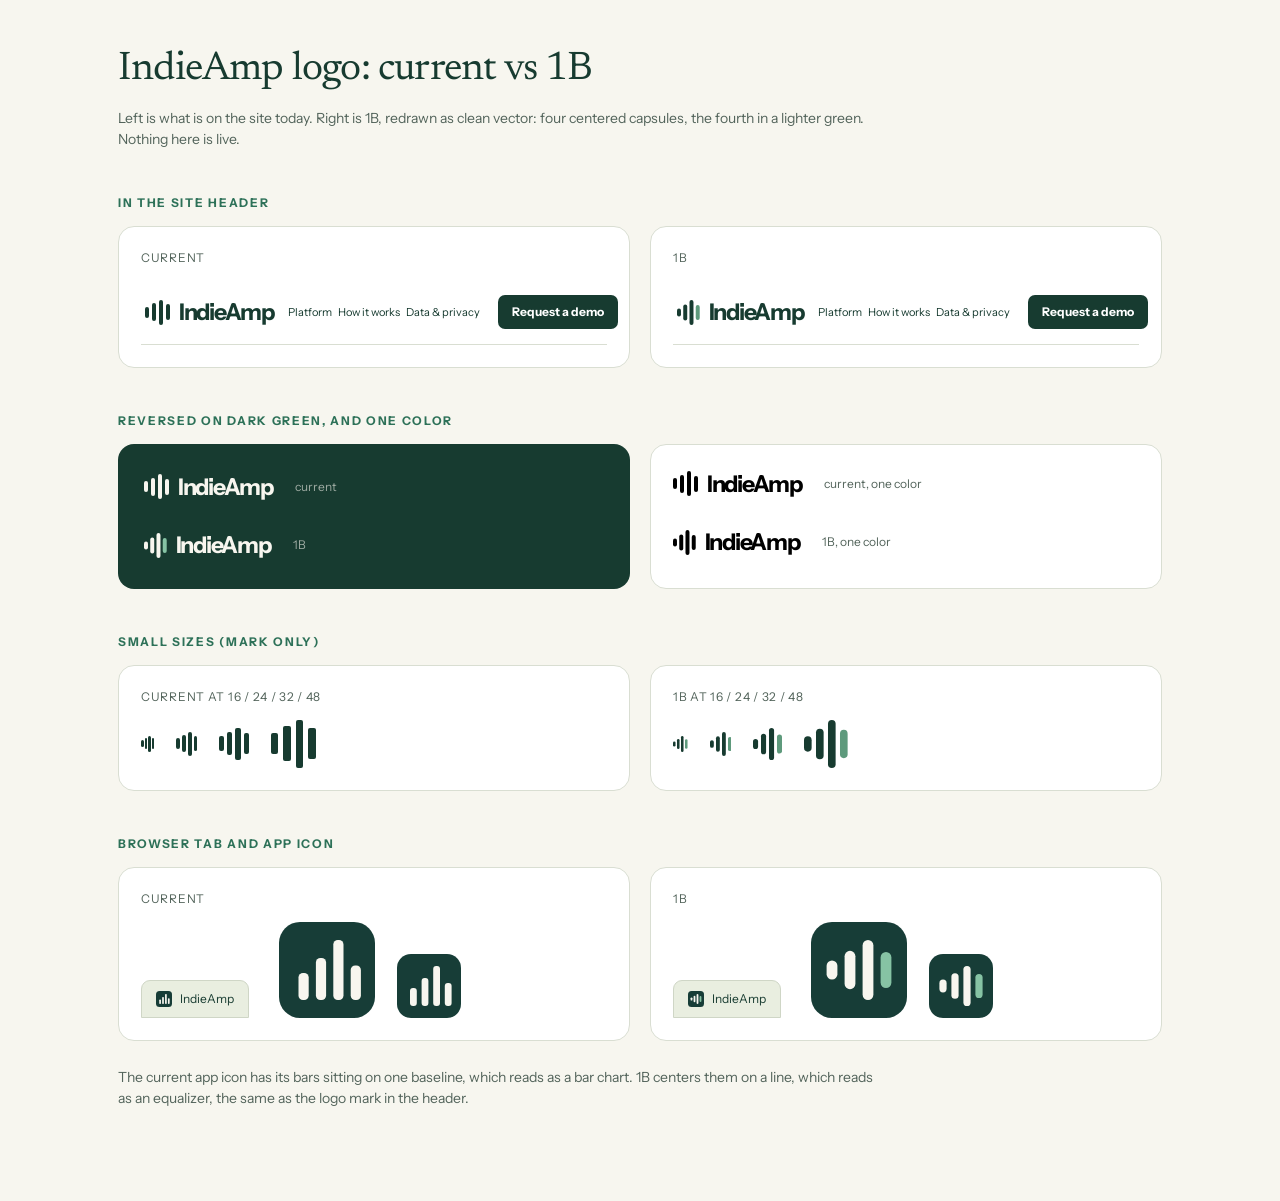
<file: brand/IndieAmp_logo_1B_comparison.html>
<!doctype html><html lang="en"><head><meta charset="utf-8"><meta name="viewport" content="width=device-width,initial-scale=1"><meta name="robots" content="noindex,nofollow"><title>IndieAmp logo: current vs 1B</title>
<style>
@font-face{font-family:'Instrument Sans';font-weight:400;src:url(../fonts/instrument-sans-latin-400-normal.woff2) format('woff2')}
@font-face{font-family:'Instrument Sans';font-weight:700;src:url(../fonts/instrument-sans-latin-700-normal.woff2) format('woff2')}
@font-face{font-family:'Newsreader';font-weight:400;src:url(../fonts/newsreader-latin-400-normal.woff2) format('woff2')}
*{box-sizing:border-box}body{margin:0;background:#f7f6ef;color:#173b30;font-family:'Instrument Sans',Arial,sans-serif;line-height:1.5}
.wrap{max-width:1100px;margin:0 auto;padding:40px 28px 80px}
h1{font-family:'Newsreader',Georgia,serif;font-weight:400;font-size:40px;margin:0 0 8px;letter-spacing:-.02em}
h2{font-size:12px;letter-spacing:.14em;text-transform:uppercase;color:#2d7158;margin:44px 0 14px}
p{color:#53645b;margin:0 0 12px}
.grid{display:grid;grid-template-columns:minmax(0,1fr) minmax(0,1fr);gap:20px}
.cell{background:#fff;border:1px solid #d9ded2;border-radius:16px;padding:22px}
.cell small{display:block;font-size:12px;color:#53645b;margin-bottom:14px;letter-spacing:.06em;text-transform:uppercase}
.logo{display:inline-flex;gap:9px;align-items:center;font-weight:700;letter-spacing:-.055em}
.curmark{display:flex;align-items:center;gap:3px}.curmark i{width:4px;background:currentColor;border-radius:2px}
.curmark i:nth-child(1){height:44%}.curmark i:nth-child(2){height:72%}.curmark i:nth-child(3){height:100%}.curmark i:nth-child(4){height:64%}
.nav{display:flex;align-items:center;justify-content:space-between;gap:14px;border-bottom:1px solid #d9ded2;padding:14px 4px}
.nav span.l{font-size:11px;color:#173b30;white-space:nowrap}.nav .btn{white-space:nowrap;background:#173b30;color:#fff;font-size:12px;font-weight:700;padding:8px 14px;border-radius:7px}
.dark{background:#173b30;border-radius:16px;padding:26px;color:#f8f6ef}
.row{display:flex;align-items:center;gap:22px;flex-wrap:wrap}
.tab{display:inline-flex;align-items:center;gap:8px;background:#e9eee0;border:1px solid #cfd6c6;border-radius:9px 9px 0 0;padding:9px 14px;font-size:12px;color:#173b30}
.icons{display:flex;gap:22px;align-items:flex-end}.icons img,.icons svg{border-radius:0}
.note{font-size:14px;color:#53645b;max-width:760px}
</style></head><body><div class="wrap">
<h1>IndieAmp logo: current vs 1B</h1>
<p class="note">Left is what is on the site today. Right is 1B, redrawn as clean vector: four centered capsules, the fourth in a lighter green. Nothing here is live.</p>

<h2>In the site header</h2>
<div class="grid">
<div class="cell"><small>Current</small><div class="nav"><span class="logo" style="color:#173b30;font-size:23px"><span class="curmark" style="height:25px"><i></i><i></i><i></i><i></i></span>IndieAmp</span><span class="l">Platform &nbsp; How it works &nbsp; Data &amp; privacy &nbsp;</span><span class="btn">Request a demo</span></div></div>
<div class="cell"><small>1B</small><div class="nav"><span class="logo" style="color:#173b30;font-size:23px"><svg height="25" style="display:block" xmlns="http://www.w3.org/2000/svg" viewBox="0 6 80 88"><rect x="0" y="36" width="14" height="28" rx="7" fill="#173b30"/><rect x="22" y="22" width="14" height="56" rx="7" fill="#173b30"/><rect x="44" y="6" width="14" height="88" rx="7" fill="#173b30"/><rect x="66" y="24" width="14" height="52" rx="7" fill="#5E9A7C"/></svg>IndieAmp</span><span class="l">Platform &nbsp; How it works &nbsp; Data &amp; privacy &nbsp;</span><span class="btn">Request a demo</span></div></div>
</div>

<h2>Reversed on dark green, and one color</h2>
<div class="grid">
<div class="dark"><div class="row"><span class="logo" style="color:#f8f6ef;font-size:23px"><span class="curmark" style="height:25px"><i></i><i></i><i></i><i></i></span>IndieAmp</span><span style="opacity:.6;font-size:12px">current</span></div><br><div class="row"><span class="logo" style="color:#f8f6ef;font-size:23px"><svg height="25" style="display:block" xmlns="http://www.w3.org/2000/svg" viewBox="0 6 80 88"><rect x="0" y="36" width="14" height="28" rx="7" fill="#f8f6ef"/><rect x="22" y="22" width="14" height="56" rx="7" fill="#f8f6ef"/><rect x="44" y="6" width="14" height="88" rx="7" fill="#f8f6ef"/><rect x="66" y="24" width="14" height="52" rx="7" fill="#86C3A4"/></svg>IndieAmp</span><span style="opacity:.6;font-size:12px">1B</span></div></div>
<div class="cell"><div class="row"><span class="logo" style="color:#000;font-size:23px"><span class="curmark" style="height:25px"><i></i><i></i><i></i><i></i></span>IndieAmp</span><span style="color:#53645b;font-size:12px">current, one color</span></div><br><div class="row"><span class="logo" style="color:#000;font-size:23px"><svg height="25" style="display:block" xmlns="http://www.w3.org/2000/svg" viewBox="0 6 80 88"><rect x="0" y="36" width="14" height="28" rx="7" fill="#000"/><rect x="22" y="22" width="14" height="56" rx="7" fill="#000"/><rect x="44" y="6" width="14" height="88" rx="7" fill="#000"/><rect x="66" y="24" width="14" height="52" rx="7" fill="#000"/></svg>IndieAmp</span><span style="color:#53645b;font-size:12px">1B, one color</span></div></div>
</div>

<h2>Small sizes (mark only)</h2>
<div class="grid">
<div class="cell"><small>Current at 16 / 24 / 32 / 48</small><div class="row"><span class="curmark" style="height:16px;color:#173b30;gap:1px;display:flex"><i style="width:2.53968px;height:44%"></i><i style="width:2.53968px;height:72%"></i><i style="width:2.53968px;height:100%"></i><i style="width:2.53968px;height:64%"></i></span><span class="curmark" style="height:24px;color:#173b30;gap:2px;display:flex"><i style="width:3.80952px;height:44%"></i><i style="width:3.80952px;height:72%"></i><i style="width:3.80952px;height:100%"></i><i style="width:3.80952px;height:64%"></i></span><span class="curmark" style="height:32px;color:#173b30;gap:3px;display:flex"><i style="width:5.07937px;height:44%"></i><i style="width:5.07937px;height:72%"></i><i style="width:5.07937px;height:100%"></i><i style="width:5.07937px;height:64%"></i></span><span class="curmark" style="height:48px;color:#173b30;gap:5px;display:flex"><i style="width:7.61905px;height:44%"></i><i style="width:7.61905px;height:72%"></i><i style="width:7.61905px;height:100%"></i><i style="width:7.61905px;height:64%"></i></span></div></div>
<div class="cell"><small>1B at 16 / 24 / 32 / 48</small><div class="row"><svg height="16" style="display:block" xmlns="http://www.w3.org/2000/svg" viewBox="0 6 80 88"><rect x="0" y="36" width="14" height="28" rx="7" fill="#173b30"/><rect x="22" y="22" width="14" height="56" rx="7" fill="#173b30"/><rect x="44" y="6" width="14" height="88" rx="7" fill="#173b30"/><rect x="66" y="24" width="14" height="52" rx="7" fill="#5E9A7C"/></svg><svg height="24" style="display:block" xmlns="http://www.w3.org/2000/svg" viewBox="0 6 80 88"><rect x="0" y="36" width="14" height="28" rx="7" fill="#173b30"/><rect x="22" y="22" width="14" height="56" rx="7" fill="#173b30"/><rect x="44" y="6" width="14" height="88" rx="7" fill="#173b30"/><rect x="66" y="24" width="14" height="52" rx="7" fill="#5E9A7C"/></svg><svg height="32" style="display:block" xmlns="http://www.w3.org/2000/svg" viewBox="0 6 80 88"><rect x="0" y="36" width="14" height="28" rx="7" fill="#173b30"/><rect x="22" y="22" width="14" height="56" rx="7" fill="#173b30"/><rect x="44" y="6" width="14" height="88" rx="7" fill="#173b30"/><rect x="66" y="24" width="14" height="52" rx="7" fill="#5E9A7C"/></svg><svg height="48" style="display:block" xmlns="http://www.w3.org/2000/svg" viewBox="0 6 80 88"><rect x="0" y="36" width="14" height="28" rx="7" fill="#173b30"/><rect x="22" y="22" width="14" height="56" rx="7" fill="#173b30"/><rect x="44" y="6" width="14" height="88" rx="7" fill="#173b30"/><rect x="66" y="24" width="14" height="52" rx="7" fill="#5E9A7C"/></svg></div></div>
</div>

<h2>Browser tab and app icon</h2>
<div class="grid">
<div class="cell"><small>Current</small><div class="row" style="align-items:flex-end;gap:30px"><div class="tab"><svg height="16" style="display:block" xmlns="http://www.w3.org/2000/svg" viewBox="0 0 32 32">
  <rect width="32" height="32" rx="7" fill="#173d37"/>
  <g fill="#f8f6ef">
    <rect x="6.5" y="17" width="3.4" height="9" rx="1.5"/>
    <rect x="12.3" y="12" width="3.4" height="14" rx="1.5"/>
    <rect x="18.1" y="6" width="3.4" height="20" rx="1.5"/>
    <rect x="23.9" y="14.5" width="3.4" height="11.5" rx="1.5"/>
  </g>
</svg><span>IndieAmp</span></div><div class="icons"><div style="width:96px"><svg height="96" style="display:block" xmlns="http://www.w3.org/2000/svg" viewBox="0 0 32 32">
  <rect width="32" height="32" rx="7" fill="#173d37"/>
  <g fill="#f8f6ef">
    <rect x="6.5" y="17" width="3.4" height="9" rx="1.5"/>
    <rect x="12.3" y="12" width="3.4" height="14" rx="1.5"/>
    <rect x="18.1" y="6" width="3.4" height="20" rx="1.5"/>
    <rect x="23.9" y="14.5" width="3.4" height="11.5" rx="1.5"/>
  </g>
</svg></div><div style="width:64px"><svg height="64" style="display:block" xmlns="http://www.w3.org/2000/svg" viewBox="0 0 32 32">
  <rect width="32" height="32" rx="7" fill="#173d37"/>
  <g fill="#f8f6ef">
    <rect x="6.5" y="17" width="3.4" height="9" rx="1.5"/>
    <rect x="12.3" y="12" width="3.4" height="14" rx="1.5"/>
    <rect x="18.1" y="6" width="3.4" height="20" rx="1.5"/>
    <rect x="23.9" y="14.5" width="3.4" height="11.5" rx="1.5"/>
  </g>
</svg></div></div></div></div>
<div class="cell"><small>1B</small><div class="row" style="align-items:flex-end;gap:30px"><div class="tab"><svg height="16" style="display:block" xmlns="http://www.w3.org/2000/svg" viewBox="0 0 32 32"><rect width="32" height="32" rx="7" fill="#173d37"/><rect x="5.2" y="12.8" width="3.6" height="6.4" rx="1.8" fill="#f8f6ef"/><rect x="11.2" y="9.6" width="3.6" height="12.8" rx="1.8" fill="#f8f6ef"/><rect x="17.2" y="6" width="3.6" height="20" rx="1.8" fill="#f8f6ef"/><rect x="23.2" y="10" width="3.6" height="12" rx="1.8" fill="#86C3A4"/></svg><span>IndieAmp</span></div><div class="icons"><div style="width:96px"><svg height="96" style="display:block" xmlns="http://www.w3.org/2000/svg" viewBox="0 0 32 32"><rect width="32" height="32" rx="7" fill="#173d37"/><rect x="5.2" y="12.8" width="3.6" height="6.4" rx="1.8" fill="#f8f6ef"/><rect x="11.2" y="9.6" width="3.6" height="12.8" rx="1.8" fill="#f8f6ef"/><rect x="17.2" y="6" width="3.6" height="20" rx="1.8" fill="#f8f6ef"/><rect x="23.2" y="10" width="3.6" height="12" rx="1.8" fill="#86C3A4"/></svg></div><div style="width:64px"><svg height="64" style="display:block" xmlns="http://www.w3.org/2000/svg" viewBox="0 0 32 32"><rect width="32" height="32" rx="7" fill="#173d37"/><rect x="5.2" y="12.8" width="3.6" height="6.4" rx="1.8" fill="#f8f6ef"/><rect x="11.2" y="9.6" width="3.6" height="12.8" rx="1.8" fill="#f8f6ef"/><rect x="17.2" y="6" width="3.6" height="20" rx="1.8" fill="#f8f6ef"/><rect x="23.2" y="10" width="3.6" height="12" rx="1.8" fill="#86C3A4"/></svg></div></div></div></div>
</div>
<p class="note" style="margin-top:26px">The current app icon has its bars sitting on one baseline, which reads as a bar chart. 1B centers them on a line, which reads as an equalizer, the same as the logo mark in the header.</p>
</div></body></html>
</file>
